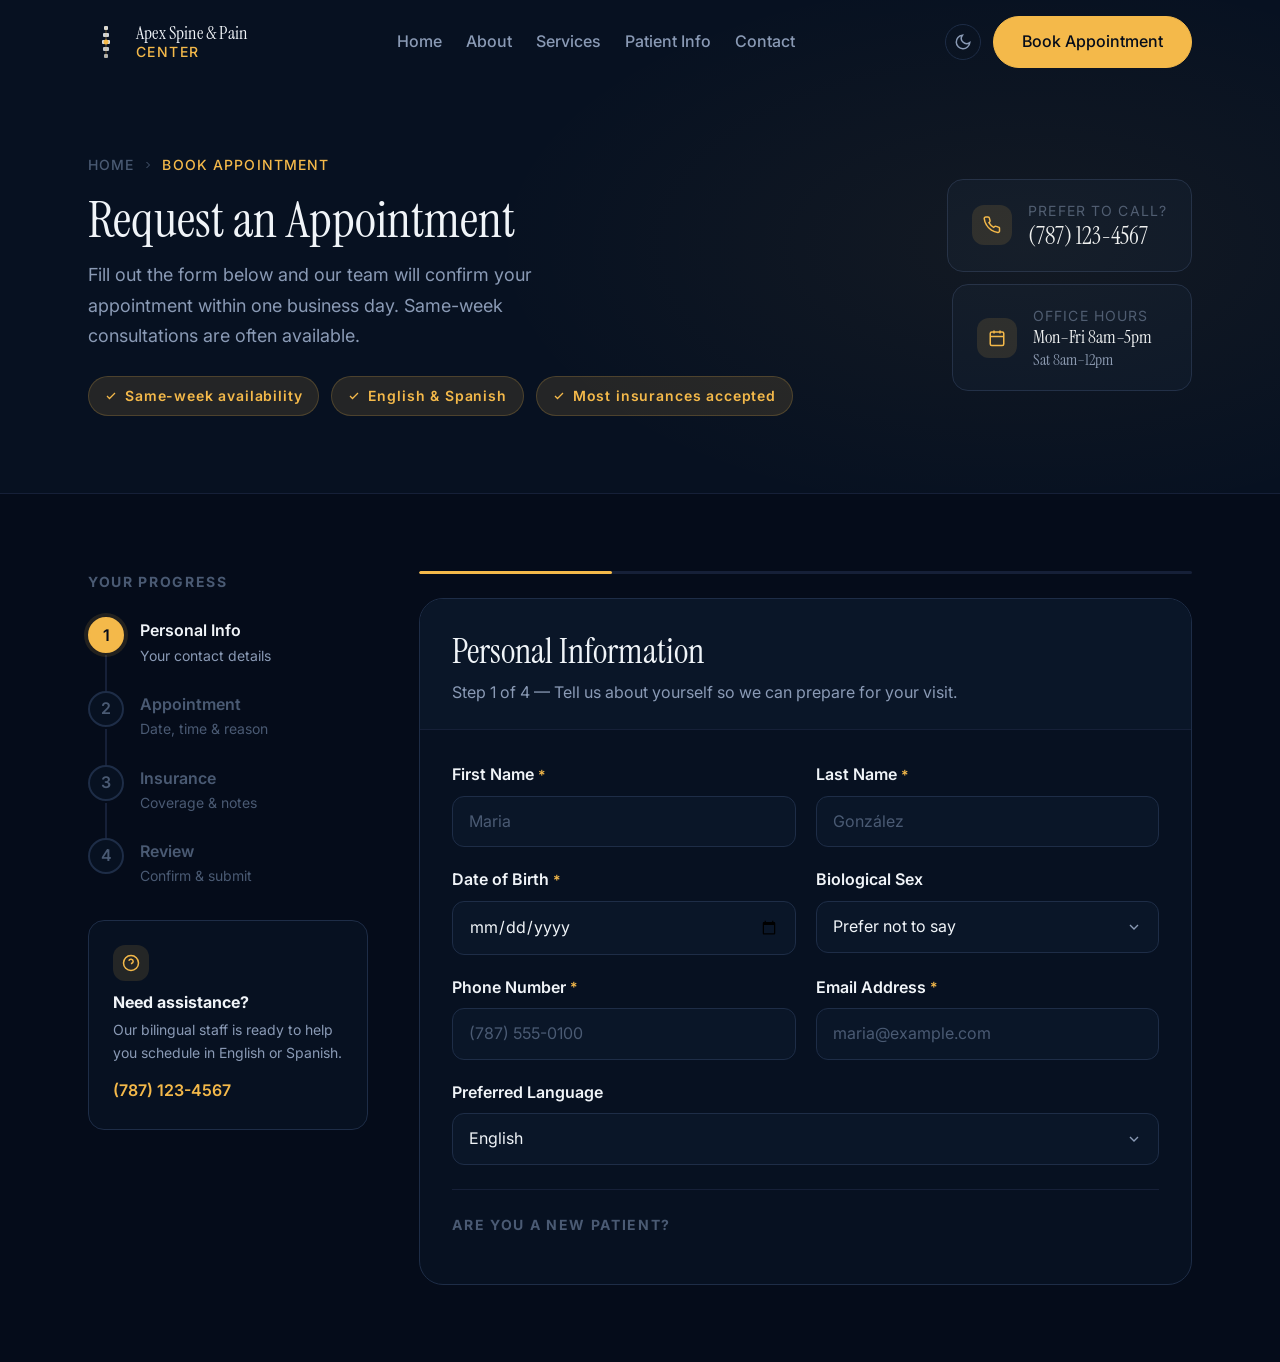
<file: appointments.html>
<!DOCTYPE html>
<html lang="en" data-theme="dark">
<head>
  <meta charset="UTF-8">
  <meta name="viewport" content="width=device-width, initial-scale=1.0">
  <meta name="description" content="Book an appointment at Apex Spine & Pain Center — Same-week consultations available in San Juan, Puerto Rico. Interventional pain management with compassionate care.">
  <title>Book Appointment | Apex Spine &amp; Pain Center</title>
  <link rel="preconnect" href="https://fonts.googleapis.com">
  <link rel="preconnect" href="https://fonts.gstatic.com" crossorigin>
  <link href="https://fonts.googleapis.com/css2?family=Instrument+Serif:ital@0;1&family=Inter:wght@300..700&display=swap" rel="stylesheet">
  <link rel="stylesheet" href="./assets/css/style.css">
  <style>
    /* ── Page Hero ── */
    .page-hero {
      padding-top: clamp(7rem, 12vw, 10rem);
      padding-bottom: clamp(var(--space-12), 6vw, var(--space-20));
      background: var(--color-surface);
      border-bottom: 1px solid var(--color-divider);
      position: relative;
      overflow: hidden;
    }
    .page-hero::before {
      content: '';
      position: absolute;
      inset: 0;
      background: radial-gradient(ellipse 60% 80% at 80% 50%, rgba(244,185,74,0.05) 0%, transparent 70%);
      pointer-events: none;
    }
    .page-hero-inner {
      max-width: var(--content-wide);
      margin-inline: auto;
      padding-inline: clamp(var(--space-4), 4vw, var(--space-12));
      display: grid;
      grid-template-columns: 1fr auto;
      align-items: center;
      gap: var(--space-8);
    }
    .page-hero-breadcrumb {
      display: flex;
      align-items: center;
      gap: var(--space-2);
      font-size: var(--text-xs);
      color: var(--color-text-faint);
      margin-bottom: var(--space-4);
      text-transform: uppercase;
      letter-spacing: 0.08em;
      font-weight: 500;
    }
    .page-hero-breadcrumb a { color: var(--color-text-faint); text-decoration: none; }
    .page-hero-breadcrumb a:hover { color: var(--color-primary); }
    .page-hero-breadcrumb span { color: var(--color-primary); }
    .page-hero h1 {
      font-family: var(--font-display);
      font-size: var(--text-2xl);
      line-height: 1.1;
      color: var(--color-text);
      margin-bottom: var(--space-3);
    }
    .page-hero p {
      font-size: var(--text-base);
      color: var(--color-text-muted);
      max-width: 48ch;
      line-height: 1.7;
    }
    .page-hero-badges {
      display: flex;
      gap: var(--space-3);
      margin-top: var(--space-6);
      flex-wrap: wrap;
    }
    .page-hero-badge {
      display: inline-flex;
      align-items: center;
      gap: var(--space-2);
      padding: var(--space-2) var(--space-4);
      background: var(--color-primary-highlight);
      border: 1px solid rgba(244,185,74,0.2);
      border-radius: var(--radius-full);
      font-size: var(--text-xs);
      font-weight: 600;
      color: var(--color-primary);
      letter-spacing: 0.06em;
    }
    .page-hero-badge svg { flex-shrink: 0; }
    .page-hero-side {
      display: flex;
      flex-direction: column;
      gap: var(--space-3);
      align-items: flex-end;
    }
    .page-hero-contact-card {
      background: var(--color-surface-2);
      border: 1px solid var(--color-border);
      border-radius: var(--radius-xl);
      padding: var(--space-5) var(--space-6);
      display: flex;
      align-items: center;
      gap: var(--space-4);
      min-width: 240px;
    }
    .page-hero-contact-icon {
      width: 40px;
      height: 40px;
      background: var(--color-primary-highlight);
      border-radius: var(--radius-lg);
      display: flex;
      align-items: center;
      justify-content: center;
      color: var(--color-primary);
      flex-shrink: 0;
    }
    .page-hero-contact-label { font-size: var(--text-xs); color: var(--color-text-faint); text-transform: uppercase; letter-spacing: 0.08em; }
    .page-hero-contact-value { font-family: var(--font-display); font-size: var(--text-lg); color: var(--color-text); line-height: 1.2; }
    .page-hero-contact-value a { color: inherit; text-decoration: none; }
    .page-hero-contact-value a:hover { color: var(--color-primary); }

    /* ── Stepper Progress ── */
    .appt-section {
      background: var(--color-bg);
      padding-block: clamp(var(--space-12), 6vw, var(--space-24));
    }
    .appt-layout {
      max-width: var(--content-wide);
      margin-inline: auto;
      padding-inline: clamp(var(--space-4), 4vw, var(--space-12));
      display: grid;
      grid-template-columns: 280px 1fr;
      gap: clamp(var(--space-8), 4vw, var(--space-16));
      align-items: start;
    }

    /* Sidebar Stepper */
    .stepper-sidebar {
      position: sticky;
      top: calc(var(--space-20) + var(--space-4));
    }
    .stepper-title {
      font-size: var(--text-xs);
      font-weight: 700;
      letter-spacing: 0.12em;
      text-transform: uppercase;
      color: var(--color-text-faint);
      margin-bottom: var(--space-6);
    }
    .stepper {
      display: flex;
      flex-direction: column;
      gap: 0;
    }
    .step-item {
      display: flex;
      align-items: flex-start;
      gap: var(--space-4);
      position: relative;
      padding-bottom: var(--space-6);
    }
    .step-item:last-child { padding-bottom: 0; }
    .step-item:not(:last-child)::after {
      content: '';
      position: absolute;
      left: 17px;
      top: 38px;
      bottom: 0;
      width: 2px;
      background: var(--color-divider);
      transition: background var(--transition-slow);
    }
    .step-item.completed::after { background: var(--color-primary); }
    .step-num {
      width: 36px;
      height: 36px;
      border-radius: var(--radius-full);
      border: 2px solid var(--color-border);
      display: flex;
      align-items: center;
      justify-content: center;
      font-size: var(--text-sm);
      font-weight: 600;
      color: var(--color-text-faint);
      background: var(--color-surface);
      flex-shrink: 0;
      transition: all var(--transition-interactive);
      position: relative;
      z-index: 1;
    }
    .step-item.active .step-num {
      border-color: var(--color-primary);
      background: var(--color-primary);
      color: var(--color-text-inverse);
      box-shadow: 0 0 0 4px var(--color-primary-highlight);
    }
    .step-item.completed .step-num {
      border-color: var(--color-primary);
      background: var(--color-primary);
      color: var(--color-text-inverse);
    }
    .step-info { padding-top: var(--space-1); }
    .step-label {
      font-size: var(--text-sm);
      font-weight: 600;
      color: var(--color-text-faint);
      line-height: 1.2;
      transition: color var(--transition-interactive);
    }
    .step-item.active .step-label, .step-item.completed .step-label { color: var(--color-text); }
    .step-desc {
      font-size: var(--text-xs);
      color: var(--color-text-faint);
      margin-top: var(--space-1);
    }
    .step-item.active .step-desc { color: var(--color-text-muted); }

    /* Help card */
    .help-card {
      background: var(--color-surface);
      border: 1px solid var(--color-border);
      border-radius: var(--radius-xl);
      padding: var(--space-6);
      margin-top: var(--space-8);
    }
    .help-card-icon {
      width: 36px; height: 36px;
      background: var(--color-primary-highlight);
      border-radius: var(--radius-lg);
      display: flex; align-items: center; justify-content: center;
      color: var(--color-primary);
      margin-bottom: var(--space-3);
    }
    .help-card h4 {
      font-family: var(--font-body);
      font-size: var(--text-sm);
      font-weight: 700;
      color: var(--color-text);
      margin-bottom: var(--space-2);
    }
    .help-card p {
      font-size: var(--text-xs);
      color: var(--color-text-muted);
      line-height: 1.6;
      margin-bottom: var(--space-3);
    }
    .help-card a {
      font-size: var(--text-sm);
      color: var(--color-primary);
      font-weight: 600;
      text-decoration: none;
    }
    .help-card a:hover { text-decoration: underline; }

    /* ── Form Card ── */
    .form-card {
      background: var(--color-surface);
      border: 1px solid var(--color-border);
      border-radius: var(--radius-2xl);
      overflow: hidden;
    }
    .form-card-header {
      padding: var(--space-8) var(--space-8) var(--space-6);
      border-bottom: 1px solid var(--color-divider);
      background: var(--color-surface-2);
    }
    .form-card-header h2 {
      font-family: var(--font-display);
      font-size: var(--text-xl);
      color: var(--color-text);
      margin-bottom: var(--space-2);
    }
    .form-card-header p {
      font-size: var(--text-sm);
      color: var(--color-text-muted);
    }
    .form-card-body { padding: var(--space-8); }
    .form-card-footer {
      padding: var(--space-6) var(--space-8);
      border-top: 1px solid var(--color-divider);
      background: var(--color-surface-2);
      display: flex;
      justify-content: space-between;
      align-items: center;
      gap: var(--space-4);
      flex-wrap: wrap;
    }

    /* Step Panels */
    .step-panel { display: none; }
    .step-panel.active { display: block; }

    /* ── Form Elements ── */
    .form-grid {
      display: grid;
      gap: var(--space-5);
    }
    .form-grid-2 { grid-template-columns: 1fr 1fr; }
    .form-grid-3 { grid-template-columns: 1fr 1fr 1fr; }
    .span-2 { grid-column: span 2; }

    .form-group { display: flex; flex-direction: column; gap: var(--space-2); }
    .form-label {
      font-size: var(--text-sm);
      font-weight: 600;
      color: var(--color-text);
      display: flex;
      align-items: center;
      gap: var(--space-1);
    }
    .form-label .required { color: var(--color-primary); font-size: var(--text-xs); }

    .form-input, .form-select, .form-textarea {
      width: 100%;
      padding: 0.75rem var(--space-4);
      background: var(--color-surface-2);
      border: 1.5px solid var(--color-border);
      border-radius: var(--radius-lg);
      font-size: var(--text-sm);
      color: var(--color-text);
      transition: all var(--transition-interactive);
      appearance: none;
      -webkit-appearance: none;
    }
    .form-input:focus, .form-select:focus, .form-textarea:focus {
      outline: none;
      border-color: var(--color-primary);
      box-shadow: 0 0 0 3px var(--color-primary-highlight);
    }
    .form-input::placeholder, .form-textarea::placeholder { color: var(--color-text-faint); }
    .form-textarea { resize: vertical; min-height: 100px; line-height: 1.6; }
    .form-select {
      background-image: url("data:image/svg+xml,%3Csvg xmlns='http://www.w3.org/2000/svg' width='16' height='16' viewBox='0 0 24 24' fill='none' stroke='%238a9ab5' stroke-width='2'%3E%3Cpolyline points='6 9 12 15 18 9'/%3E%3C/svg%3E");
      background-repeat: no-repeat;
      background-position: right var(--space-4) center;
      padding-right: var(--space-10);
    }
    .form-hint {
      font-size: var(--text-xs);
      color: var(--color-text-faint);
    }
    .form-error {
      font-size: var(--text-xs);
      color: var(--color-error);
      display: none;
    }
    .form-group.has-error .form-input,
    .form-group.has-error .form-select,
    .form-group.has-error .form-textarea {
      border-color: var(--color-error);
    }
    .form-group.has-error .form-error { display: block; }

    /* Radio / Checkbox cards */
    .radio-card-group {
      display: grid;
      gap: var(--space-3);
    }
    .radio-card-group-2 { grid-template-columns: 1fr 1fr; }
    .radio-card-group-3 { grid-template-columns: repeat(3, 1fr); }

    .radio-card {
      position: relative;
    }
    .radio-card input[type="radio"],
    .radio-card input[type="checkbox"] {
      position: absolute;
      opacity: 0;
      pointer-events: none;
    }
    .radio-card label {
      display: flex;
      align-items: flex-start;
      gap: var(--space-3);
      padding: var(--space-4) var(--space-5);
      background: var(--color-surface-2);
      border: 1.5px solid var(--color-border);
      border-radius: var(--radius-lg);
      cursor: pointer;
      transition: all var(--transition-interactive);
      font-size: var(--text-sm);
      color: var(--color-text-muted);
      line-height: 1.4;
    }
    .radio-card label:hover {
      border-color: rgba(244,185,74,0.4);
      color: var(--color-text);
    }
    .radio-card input:checked + label {
      border-color: var(--color-primary);
      background: var(--color-primary-highlight);
      color: var(--color-text);
    }
    .radio-card-icon {
      color: var(--color-text-faint);
      flex-shrink: 0;
      margin-top: 2px;
      transition: color var(--transition-interactive);
    }
    .radio-card input:checked + label .radio-card-icon { color: var(--color-primary); }
    .radio-card-content strong { display: block; font-weight: 600; color: var(--color-text); }
    .radio-card-content span { font-size: var(--text-xs); color: var(--color-text-faint); }

    /* Date + Time Grid */
    .time-slots {
      display: grid;
      grid-template-columns: repeat(auto-fill, minmax(100px, 1fr));
      gap: var(--space-2);
    }
    .time-slot {
      position: relative;
    }
    .time-slot input[type="radio"] { position: absolute; opacity: 0; pointer-events: none; }
    .time-slot label {
      display: flex;
      align-items: center;
      justify-content: center;
      padding: var(--space-3);
      background: var(--color-surface-2);
      border: 1.5px solid var(--color-border);
      border-radius: var(--radius-md);
      font-size: var(--text-sm);
      color: var(--color-text-muted);
      cursor: pointer;
      transition: all var(--transition-interactive);
      font-weight: 500;
    }
    .time-slot label:hover { border-color: rgba(244,185,74,0.4); color: var(--color-text); }
    .time-slot input:checked + label {
      border-color: var(--color-primary);
      background: var(--color-primary-highlight);
      color: var(--color-primary);
      font-weight: 700;
    }
    .time-slot.unavailable label {
      opacity: 0.35;
      cursor: not-allowed;
      pointer-events: none;
    }
    .slots-label {
      font-size: var(--text-xs);
      font-weight: 600;
      text-transform: uppercase;
      letter-spacing: 0.08em;
      color: var(--color-text-faint);
      margin-bottom: var(--space-2);
    }

    /* Section divider within form */
    .form-divider {
      border: none;
      border-top: 1px solid var(--color-divider);
      margin-block: var(--space-6);
    }
    .form-section-title {
      font-family: var(--font-body);
      font-size: var(--text-xs);
      font-weight: 700;
      text-transform: uppercase;
      letter-spacing: 0.12em;
      color: var(--color-text-faint);
      margin-bottom: var(--space-4);
    }

    /* Review block */
    .review-grid {
      display: grid;
      gap: var(--space-4);
    }
    .review-block {
      background: var(--color-surface-2);
      border: 1px solid var(--color-border);
      border-radius: var(--radius-lg);
      padding: var(--space-5) var(--space-6);
    }
    .review-block-label {
      font-size: var(--text-xs);
      font-weight: 700;
      text-transform: uppercase;
      letter-spacing: 0.1em;
      color: var(--color-text-faint);
      margin-bottom: var(--space-3);
    }
    .review-row {
      display: flex;
      justify-content: space-between;
      align-items: baseline;
      gap: var(--space-4);
      padding-block: var(--space-2);
      border-bottom: 1px solid var(--color-divider);
    }
    .review-row:last-child { border-bottom: none; }
    .review-row-key {
      font-size: var(--text-sm);
      color: var(--color-text-muted);
    }
    .review-row-val {
      font-size: var(--text-sm);
      font-weight: 600;
      color: var(--color-text);
      text-align: right;
    }
    .review-edit-btn {
      font-size: var(--text-xs);
      color: var(--color-primary);
      font-weight: 600;
      text-decoration: none;
      cursor: pointer;
      background: none;
      border: none;
      padding: 0;
      margin-top: var(--space-3);
      display: inline-flex;
      align-items: center;
      gap: var(--space-1);
    }
    .review-edit-btn:hover { text-decoration: underline; }

    /* Consent checkbox */
    .consent-group {
      display: flex;
      gap: var(--space-3);
      align-items: flex-start;
      padding: var(--space-5);
      background: var(--color-surface-2);
      border: 1.5px solid var(--color-border);
      border-radius: var(--radius-lg);
      transition: border-color var(--transition-interactive);
    }
    .consent-group:has(input:checked) { border-color: var(--color-primary); }
    .consent-group input[type="checkbox"] {
      width: 18px;
      height: 18px;
      flex-shrink: 0;
      margin-top: 2px;
      accent-color: var(--color-primary);
    }
    .consent-group label {
      font-size: var(--text-sm);
      color: var(--color-text-muted);
      line-height: 1.6;
    }
    .consent-group label a { color: var(--color-primary); }

    /* Success screen */
    .success-screen {
      display: none;
      text-align: center;
      padding: var(--space-16) var(--space-8);
      background: var(--color-surface);
      border: 1px solid var(--color-border);
      border-radius: var(--radius-2xl);
    }
    .success-screen.visible { display: block; }
    .success-icon {
      width: 72px;
      height: 72px;
      border-radius: var(--radius-full);
      background: var(--color-primary-highlight);
      display: flex;
      align-items: center;
      justify-content: center;
      margin-inline: auto;
      margin-bottom: var(--space-6);
      color: var(--color-primary);
    }
    .success-screen h2 {
      font-family: var(--font-display);
      font-size: var(--text-2xl);
      color: var(--color-text);
      margin-bottom: var(--space-4);
    }
    .success-screen p {
      font-size: var(--text-base);
      color: var(--color-text-muted);
      max-width: 44ch;
      margin-inline: auto;
      line-height: 1.7;
      margin-bottom: var(--space-4);
    }
    .success-ref {
      display: inline-block;
      padding: var(--space-2) var(--space-5);
      background: var(--color-primary-highlight);
      border: 1px solid rgba(244,185,74,0.25);
      border-radius: var(--radius-full);
      font-size: var(--text-sm);
      font-weight: 700;
      color: var(--color-primary);
      letter-spacing: 0.08em;
      margin-bottom: var(--space-8);
    }
    .success-actions { display: flex; gap: var(--space-3); justify-content: center; flex-wrap: wrap; }
    .success-steps {
      display: grid;
      grid-template-columns: repeat(3, 1fr);
      gap: var(--space-4);
      margin: var(--space-10) 0;
      text-align: left;
    }
    .success-step {
      background: var(--color-surface-2);
      border: 1px solid var(--color-border);
      border-radius: var(--radius-lg);
      padding: var(--space-5);
    }
    .success-step-num {
      width: 28px; height: 28px;
      border-radius: var(--radius-full);
      background: var(--color-primary);
      color: var(--color-text-inverse);
      display: flex; align-items: center; justify-content: center;
      font-size: var(--text-xs); font-weight: 700;
      margin-bottom: var(--space-3);
    }
    .success-step h4 {
      font-family: var(--font-body);
      font-size: var(--text-sm);
      font-weight: 700;
      color: var(--color-text);
      margin-bottom: var(--space-1);
    }
    .success-step p {
      font-size: var(--text-xs);
      color: var(--color-text-muted);
      margin: 0;
      max-width: none;
    }

    /* Progress bar */
    .progress-bar-track {
      height: 3px;
      background: var(--color-divider);
      border-radius: var(--radius-full);
      overflow: hidden;
      margin-bottom: var(--space-6);
    }
    .progress-bar-fill {
      height: 100%;
      background: var(--color-primary);
      border-radius: var(--radius-full);
      transition: width 400ms cubic-bezier(0.16, 1, 0.3, 1);
    }

    /* Insurance logos row */
    .insurance-section { background: var(--color-surface-offset); }
    .insurance-section .container--default { padding-block: var(--space-12); }
    .insurance-note {
      text-align: center;
      margin-bottom: var(--space-8);
    }
    .insurance-note .section-label { display: block; margin-bottom: var(--space-2); }
    .insurance-note p { font-size: var(--text-sm); color: var(--color-text-muted); margin-inline: auto; }

    /* Responsive */
    @media (max-width: 900px) {
      .appt-layout {
        grid-template-columns: 1fr;
      }
      .stepper-sidebar { position: static; }
      .stepper { flex-direction: row; justify-content: space-between; }
      .step-item { flex-direction: column; align-items: center; text-align: center; flex: 1; padding-bottom: 0; }
      .step-item:not(:last-child)::after {
        top: 18px;
        left: calc(50% + 18px);
        right: calc(-50% + 18px);
        bottom: auto;
        width: auto;
        height: 2px;
      }
      .step-desc { display: none; }
      .help-card { display: none; }
      .page-hero-inner { grid-template-columns: 1fr; }
      .page-hero-side { align-items: flex-start; }
    }
    @media (max-width: 640px) {
      .form-grid-2, .form-grid-3 { grid-template-columns: 1fr; }
      .span-2 { grid-column: span 1; }
      .radio-card-group-2, .radio-card-group-3 { grid-template-columns: 1fr; }
      .form-card-body { padding: var(--space-5); }
      .form-card-header { padding: var(--space-5); }
      .form-card-footer { padding: var(--space-4) var(--space-5); flex-direction: column-reverse; }
      .form-card-footer .btn { width: 100%; justify-content: center; }
      .success-steps { grid-template-columns: 1fr; }
      .stepper { display: none; }
      .page-hero-badges { gap: var(--space-2); }
    }
  </style>
</head>
<body>

<!-- ── Skip Link ── -->
<a href="#main" class="sr-only" style="position:absolute;top:0;left:0;z-index:9999;padding:var(--space-3) var(--space-6);background:var(--color-primary);color:var(--color-text-inverse);border-radius:0 0 var(--radius-md) 0;" onfocus="this.style.position='fixed'" onblur="this.style.position='absolute'">Skip to content</a>

<!-- ════════════════════════════════════════
     NAVIGATION
════════════════════════════════════════ -->
<header class="site-nav" id="site-nav" role="banner">
  <div class="nav-inner">
    <a href="./index.html" class="nav-logo" aria-label="Apex Spine &amp; Pain Center — Home">
      <div class="nav-logo-mark">
        <svg viewBox="0 0 36 36" fill="none" xmlns="http://www.w3.org/2000/svg" aria-hidden="true">
          <rect x="16" y="2" width="4" height="4" rx="1" fill="currentColor" opacity="0.9"/>
          <rect x="15" y="9" width="6" height="4" rx="1" fill="currentColor" opacity="0.85"/>
          <rect x="14" y="16" width="8" height="4" rx="1" fill="currentColor" opacity="0.9"/>
          <rect x="15" y="23" width="6" height="4" rx="1" fill="currentColor" opacity="0.8"/>
          <rect x="16" y="30" width="4" height="4" rx="1" fill="currentColor" opacity="0.7"/>
          <rect x="17.5" y="2" width="1" height="32" rx="0.5" fill="var(--color-primary)" opacity="0.4"/>
          <circle cx="18" cy="18" r="2.5" fill="var(--color-primary)"/>
        </svg>
      </div>
      <div class="nav-logo-text">
        <span class="nav-logo-name">Apex Spine &amp; Pain</span>
        <span class="nav-logo-sub">Center</span>
      </div>
    </a>
    <nav aria-label="Primary navigation">
      <ul class="nav-links">
        <li><a href="./index.html">Home</a></li>
        <li><a href="./about.html">About</a></li>
        <li><a href="./services.html">Services</a></li>
        <li><a href="./patient-info.html">Patient Info</a></li>
        <li><a href="./contact.html">Contact</a></li>
      </ul>
    </nav>
    <div class="nav-actions">
      <button class="theme-toggle" data-theme-toggle aria-label="Switch to light mode">
        <svg width="18" height="18" viewBox="0 0 24 24" fill="none" stroke="currentColor" stroke-width="2" aria-hidden="true"><path d="M21 12.79A9 9 0 1 1 11.21 3 7 7 0 0 0 21 12.79z"/></svg>
      </button>
      <a href="./appointments.html" class="btn btn-primary">Book Appointment</a>
    </div>
    <button class="nav-mobile-toggle" aria-label="Open menu" aria-expanded="false" aria-controls="mobile-menu">
      <span></span><span></span><span></span>
    </button>
  </div>
  <nav class="nav-mobile-menu" id="mobile-menu" aria-label="Mobile navigation">
    <a href="./index.html">Home</a>
    <a href="./about.html">About</a>
    <a href="./services.html">Services</a>
    <a href="./patient-info.html">Patient Info</a>
    <a href="./contact.html">Contact</a>
    <a href="./appointments.html" class="btn btn-primary">Book Appointment</a>
  </nav>
</header>

<!-- ════════════════════════════════════════
     MAIN
════════════════════════════════════════ -->
<main id="main">

<!-- ── Page Hero ── -->
<section class="page-hero" aria-labelledby="page-title">
  <div class="page-hero-inner">
    <div>
      <div class="page-hero-breadcrumb" aria-label="Breadcrumb">
        <a href="./index.html">Home</a>
        <svg width="12" height="12" viewBox="0 0 24 24" fill="none" stroke="currentColor" stroke-width="2" aria-hidden="true"><polyline points="9 18 15 12 9 6"/></svg>
        <span>Book Appointment</span>
      </div>
      <h1 id="page-title">Request an Appointment</h1>
      <p>Fill out the form below and our team will confirm your appointment within one business day. Same-week consultations are often available.</p>
      <div class="page-hero-badges">
        <div class="page-hero-badge">
          <svg width="12" height="12" viewBox="0 0 24 24" fill="none" stroke="currentColor" stroke-width="2.5" aria-hidden="true"><polyline points="20 6 9 17 4 12"/></svg>
          Same-week availability
        </div>
        <div class="page-hero-badge">
          <svg width="12" height="12" viewBox="0 0 24 24" fill="none" stroke="currentColor" stroke-width="2.5" aria-hidden="true"><polyline points="20 6 9 17 4 12"/></svg>
          English &amp; Spanish
        </div>
        <div class="page-hero-badge">
          <svg width="12" height="12" viewBox="0 0 24 24" fill="none" stroke="currentColor" stroke-width="2.5" aria-hidden="true"><polyline points="20 6 9 17 4 12"/></svg>
          Most insurances accepted
        </div>
      </div>
    </div>
    <div class="page-hero-side">
      <div class="page-hero-contact-card">
        <div class="page-hero-contact-icon">
          <svg width="18" height="18" viewBox="0 0 24 24" fill="none" stroke="currentColor" stroke-width="2" aria-hidden="true"><path d="M22 16.92v3a2 2 0 0 1-2.18 2 19.79 19.79 0 0 1-8.63-3.07A19.5 19.5 0 0 1 4.69 12a19.79 19.79 0 0 1-3.07-8.67A2 2 0 0 1 3.6 1.27h3a2 2 0 0 1 2 1.72c.127.96.361 1.903.7 2.81a2 2 0 0 1-.45 2.11L7.91 8.96a16 16 0 0 0 6.29 6.29l.95-.95a2 2 0 0 1 2.11-.45c.907.339 1.85.573 2.81.7A2 2 0 0 1 22 16.92z"/></svg>
        </div>
        <div>
          <div class="page-hero-contact-label">Prefer to call?</div>
          <div class="page-hero-contact-value"><a href="tel:+17871234567">(787) 123-4567</a></div>
        </div>
      </div>
      <div class="page-hero-contact-card">
        <div class="page-hero-contact-icon">
          <svg width="18" height="18" viewBox="0 0 24 24" fill="none" stroke="currentColor" stroke-width="2" aria-hidden="true"><rect x="3" y="4" width="18" height="18" rx="2"/><line x1="16" y1="2" x2="16" y2="6"/><line x1="8" y1="2" x2="8" y2="6"/><line x1="3" y1="10" x2="21" y2="10"/></svg>
        </div>
        <div>
          <div class="page-hero-contact-label">Office Hours</div>
          <div class="page-hero-contact-value" style="font-size:var(--text-base)">Mon–Fri 8am–5pm<br><span style="font-size:var(--text-sm);color:var(--color-text-muted)">Sat 8am–12pm</span></div>
        </div>
      </div>
    </div>
  </div>
</section>

<!-- ── Appointment Form ── -->
<section class="appt-section" aria-label="Appointment booking form">
  <div class="appt-layout">

    <!-- Sidebar Stepper -->
    <aside class="stepper-sidebar" aria-label="Form progress">
      <p class="stepper-title">Your Progress</p>
      <ol class="stepper" id="stepper">
        <li class="step-item active" data-step="1">
          <div class="step-num" aria-current="step">1</div>
          <div class="step-info">
            <div class="step-label">Personal Info</div>
            <div class="step-desc">Your contact details</div>
          </div>
        </li>
        <li class="step-item" data-step="2">
          <div class="step-num">2</div>
          <div class="step-info">
            <div class="step-label">Appointment</div>
            <div class="step-desc">Date, time &amp; reason</div>
          </div>
        </li>
        <li class="step-item" data-step="3">
          <div class="step-num">3</div>
          <div class="step-info">
            <div class="step-label">Insurance</div>
            <div class="step-desc">Coverage &amp; notes</div>
          </div>
        </li>
        <li class="step-item" data-step="4">
          <div class="step-num">4</div>
          <div class="step-info">
            <div class="step-label">Review</div>
            <div class="step-desc">Confirm &amp; submit</div>
          </div>
        </li>
      </ol>

      <div class="help-card" role="complementary" aria-label="Need help?">
        <div class="help-card-icon">
          <svg width="18" height="18" viewBox="0 0 24 24" fill="none" stroke="currentColor" stroke-width="2" aria-hidden="true"><circle cx="12" cy="12" r="10"/><path d="M9.09 9a3 3 0 0 1 5.83 1c0 2-3 3-3 3"/><line x1="12" y1="17" x2="12.01" y2="17"/></svg>
        </div>
        <h4>Need assistance?</h4>
        <p>Our bilingual staff is ready to help you schedule in English or Spanish.</p>
        <a href="tel:+17871234567">(787) 123-4567</a>
      </div>
    </aside>

    <!-- Form Panel -->
    <div id="form-wrapper">

      <!-- Progress bar (mobile) -->
      <div class="progress-bar-track" aria-hidden="true">
        <div class="progress-bar-fill" id="progress-bar" style="width:25%"></div>
      </div>

      <form id="appt-form" novalidate>

        <!-- ══ STEP 1: Personal Info ══ -->
        <div class="form-card" id="step-panel-1" role="group" aria-labelledby="step1-title">
          <div class="form-card-header">
            <h2 id="step1-title">Personal Information</h2>
            <p>Step 1 of 4 — Tell us about yourself so we can prepare for your visit.</p>
          </div>
          <div class="form-card-body">
            <div class="form-grid form-grid-2">
              <div class="form-group" id="fg-first">
                <label class="form-label" for="first-name">First Name <span class="required" aria-hidden="true">*</span></label>
                <input type="text" id="first-name" name="first_name" class="form-input" placeholder="Maria" autocomplete="given-name" required>
                <span class="form-error" id="err-first">First name is required.</span>
              </div>
              <div class="form-group" id="fg-last">
                <label class="form-label" for="last-name">Last Name <span class="required" aria-hidden="true">*</span></label>
                <input type="text" id="last-name" name="last_name" class="form-input" placeholder="González" autocomplete="family-name" required>
                <span class="form-error" id="err-last">Last name is required.</span>
              </div>
              <div class="form-group" id="fg-dob">
                <label class="form-label" for="dob">Date of Birth <span class="required" aria-hidden="true">*</span></label>
                <input type="date" id="dob" name="dob" class="form-input" required>
                <span class="form-error" id="err-dob">Date of birth is required.</span>
              </div>
              <div class="form-group">
                <label class="form-label" for="sex">Biological Sex</label>
                <select id="sex" name="sex" class="form-select">
                  <option value="">Prefer not to say</option>
                  <option value="female">Female</option>
                  <option value="male">Male</option>
                  <option value="other">Other / Non-binary</option>
                </select>
              </div>
              <div class="form-group" id="fg-phone">
                <label class="form-label" for="phone">Phone Number <span class="required" aria-hidden="true">*</span></label>
                <input type="tel" id="phone" name="phone" class="form-input" placeholder="(787) 555-0100" autocomplete="tel" required>
                <span class="form-error" id="err-phone">A valid phone number is required.</span>
              </div>
              <div class="form-group" id="fg-email">
                <label class="form-label" for="email">Email Address <span class="required" aria-hidden="true">*</span></label>
                <input type="email" id="email" name="email" class="form-input" placeholder="maria@example.com" autocomplete="email" required>
                <span class="form-error" id="err-email">A valid email address is required.</span>
              </div>
              <div class="form-group span-2">
                <label class="form-label" for="preferred-lang">Preferred Language</label>
                <select id="preferred-lang" name="preferred_language" class="form-select">
                  <option value="english">English</option>
                  <option value="spanish">Spanish / Español</option>
                  <option value="both">Both / Ambos</option>
                </select>
              </div>
            </div>

            <hr class="form-divider">
            <p class="form-section-title">Are you a new patient?</p>

            <div class="radio-card-group radio-card-group-2"
</file>
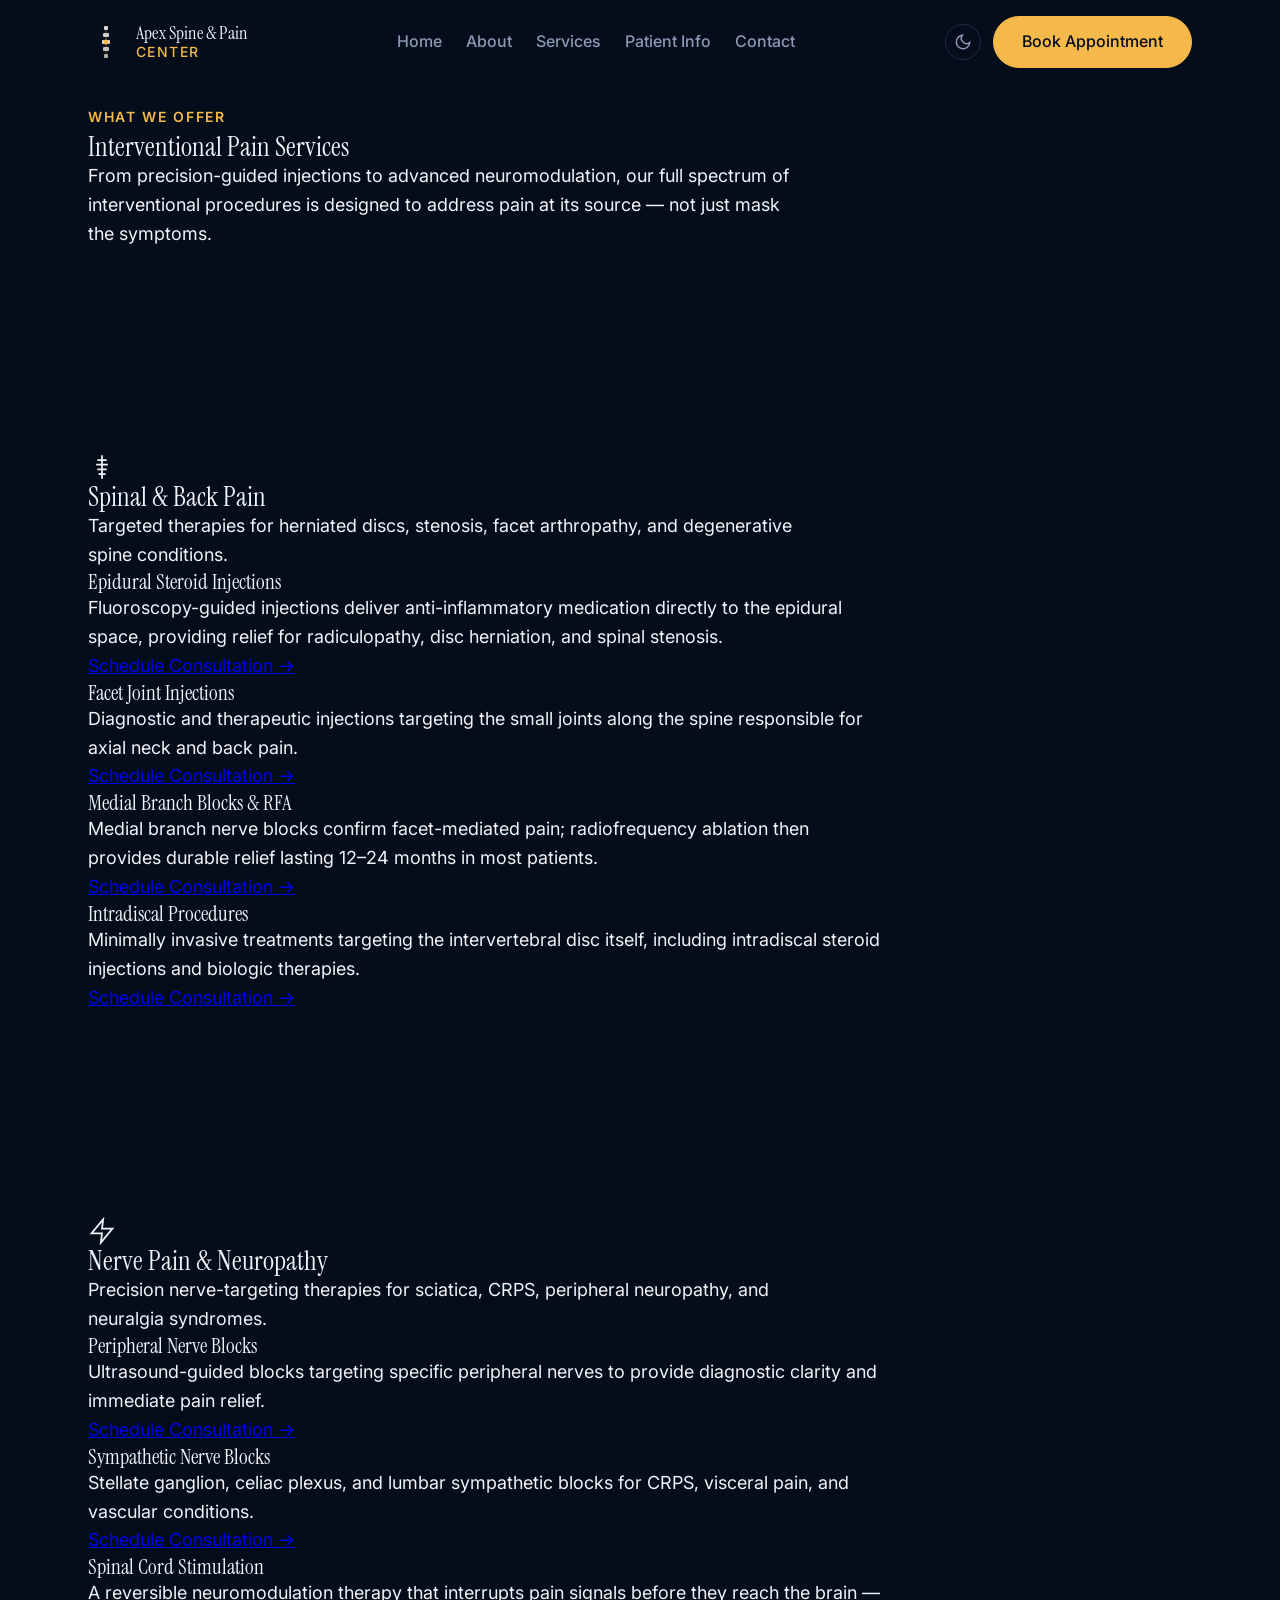
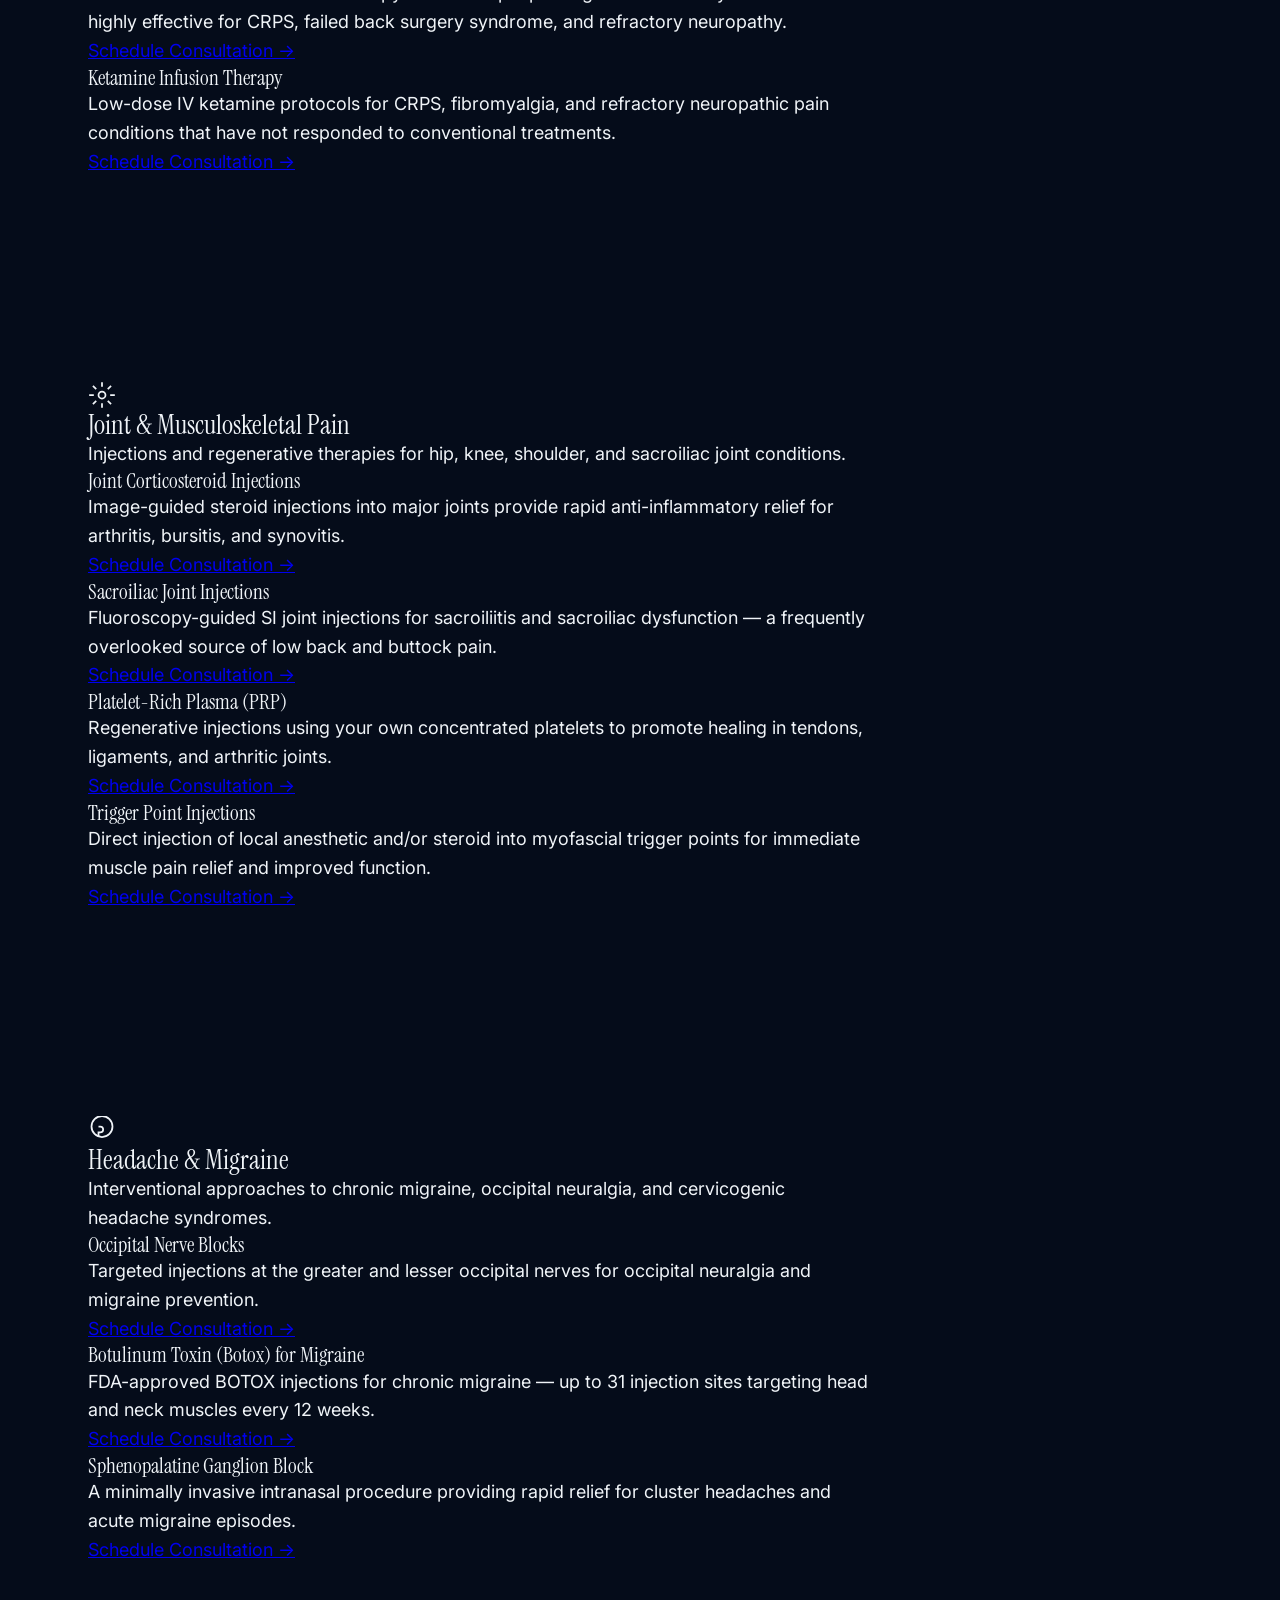
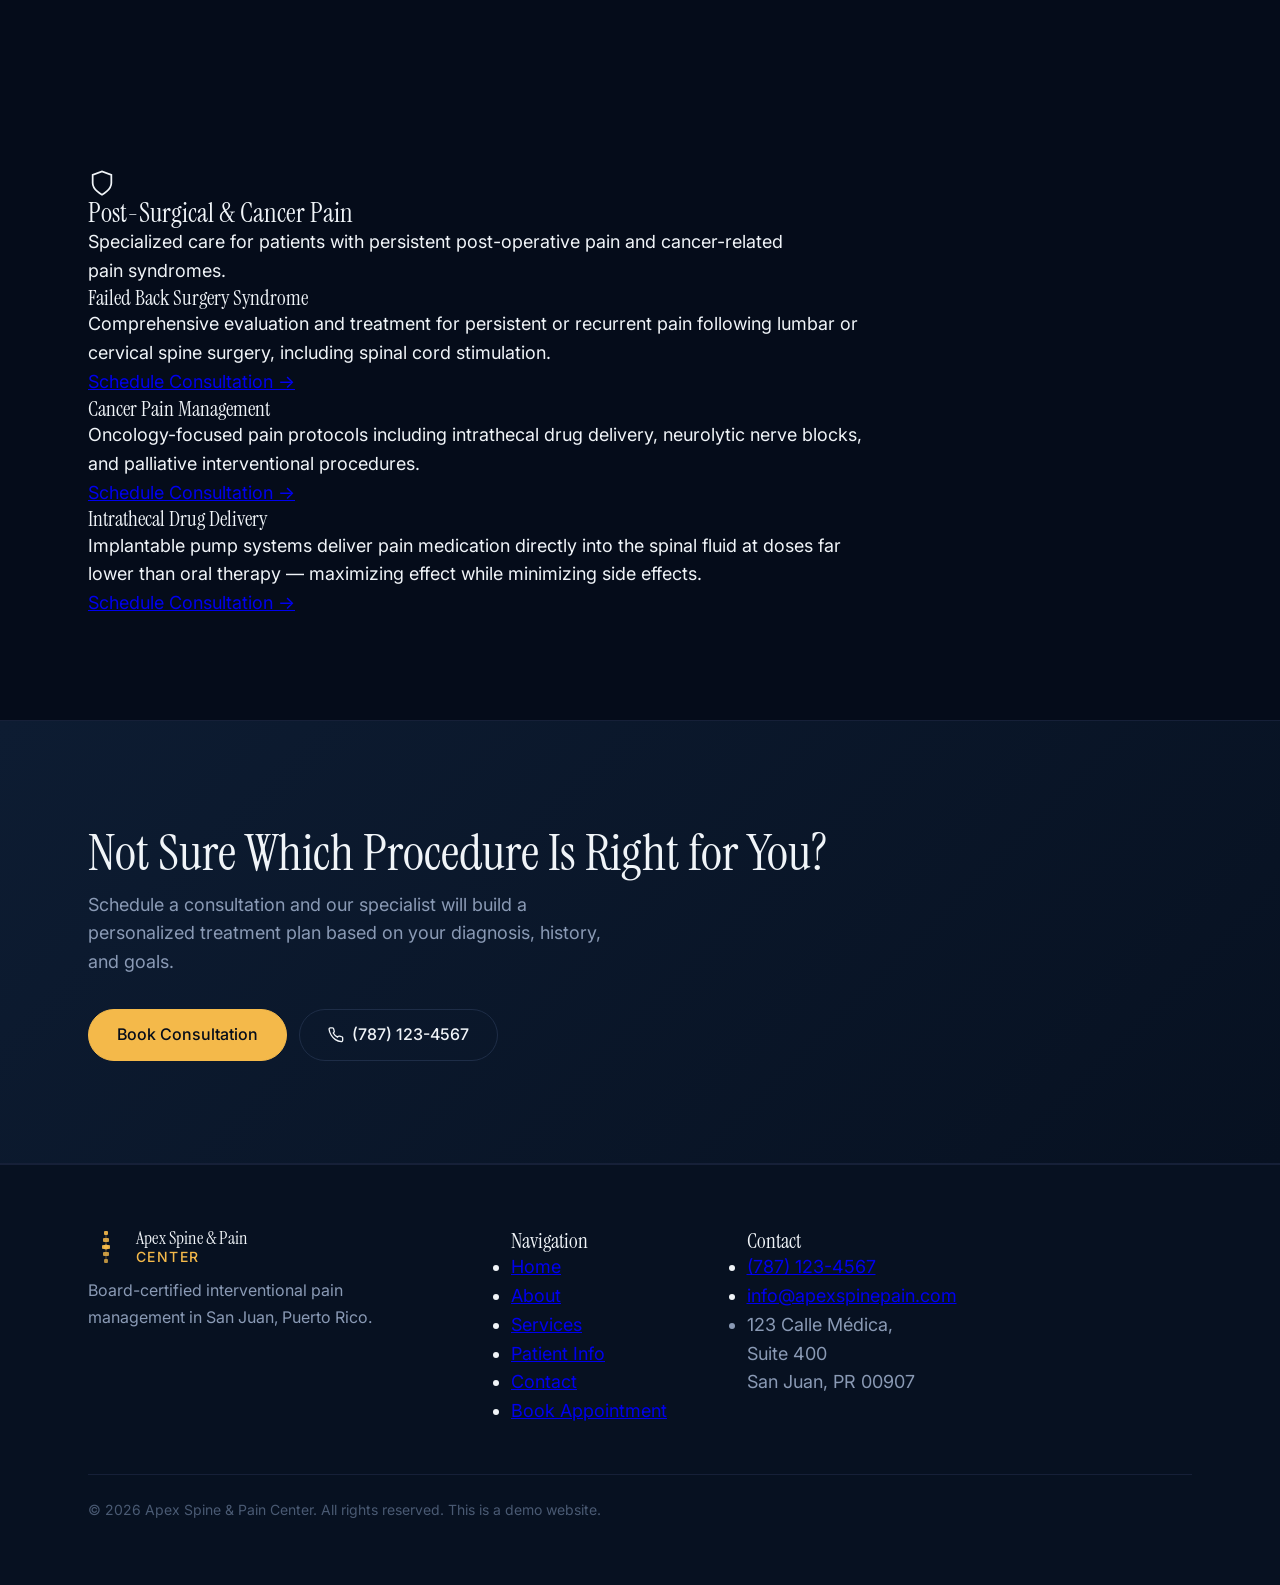
<file: services.html>
<!DOCTYPE html>
<html lang="en" data-theme="dark">
<head>
  <meta charset="UTF-8">
  <meta name="viewport" content="width=device-width, initial-scale=1.0">
  <meta name="description" content="Apex Spine & Pain Center — Services. Interventional pain procedures including epidural injections, nerve blocks, spinal cord stimulation, and more in San Juan, PR.">
  <title>Services | Apex Spine &amp; Pain Center</title>
  <link rel="preconnect" href="https://fonts.googleapis.com">
  <link rel="preconnect" href="https://fonts.gstatic.com" crossorigin>
  <link href="https://fonts.googleapis.com/css2?family=Instrument+Serif:ital@0;1&family=Inter:wght@300..700&display=swap" rel="stylesheet">
  <link rel="stylesheet" href="./assets/css/style.css">
</head>
<body>

<a href="#main" class="sr-only" style="position:absolute;top:0;left:0;z-index:9999;padding:var(--space-3) var(--space-6);background:var(--color-primary);color:var(--color-text-inverse);border-radius:0 0 var(--radius-md) 0;" onfocus="this.style.position='fixed'" onblur="this.style.position='absolute'">Skip to content</a>

<header class="site-nav" id="site-nav" role="banner">
  <div class="nav-inner">
    <a href="./index.html" class="nav-logo" aria-label="Apex Spine &amp; Pain Center — Home">
      <div class="nav-logo-mark">
        <svg viewBox="0 0 36 36" fill="none" xmlns="http://www.w3.org/2000/svg" aria-hidden="true">
          <rect x="16" y="2" width="4" height="4" rx="1" fill="currentColor" opacity="0.9"/>
          <rect x="15" y="9" width="6" height="4" rx="1" fill="currentColor" opacity="0.85"/>
          <rect x="14" y="16" width="8" height="4" rx="1" fill="currentColor" opacity="0.9"/>
          <rect x="15" y="23" width="6" height="4" rx="1" fill="currentColor" opacity="0.8"/>
          <rect x="16" y="30" width="4" height="4" rx="1" fill="currentColor" opacity="0.7"/>
          <rect x="17.5" y="2" width="1" height="32" rx="0.5" fill="var(--color-primary)" opacity="0.4"/>
          <circle cx="18" cy="18" r="2.5" fill="var(--color-primary)"/>
        </svg>
      </div>
      <div class="nav-logo-text">
        <span class="nav-logo-name">Apex Spine &amp; Pain</span>
        <span class="nav-logo-sub">Center</span>
      </div>
    </a>
    <nav aria-label="Primary navigation">
      <ul class="nav-links">
        <li><a href="./index.html">Home</a></li>
        <li><a href="./about.html">About</a></li>
        <li><a href="./services.html" aria-current="page">Services</a></li>
        <li><a href="./patient-info.html">Patient Info</a></li>
        <li><a href="./contact.html">Contact</a></li>
      </ul>
    </nav>
    <div class="nav-actions">
      <button class="theme-toggle" data-theme-toggle aria-label="Switch to light mode">
        <svg width="18" height="18" viewBox="0 0 24 24" fill="none" stroke="currentColor" stroke-width="2" aria-hidden="true"><path d="M21 12.79A9 9 0 1 1 11.21 3 7 7 0 0 0 21 12.79z"/></svg>
      </button>
      <a href="./appointments.html" class="btn btn-primary">Book Appointment</a>
    </div>
    <button class="nav-mobile-toggle" aria-label="Open menu" aria-expanded="false" aria-controls="mobile-menu">
      <span></span><span></span><span></span>
    </button>
  </div>
  <nav class="nav-mobile-menu" id="mobile-menu" aria-label="Mobile navigation">
    <a href="./index.html">Home</a>
    <a href="./about.html">About</a>
    <a href="./services.html">Services</a>
    <a href="./patient-info.html">Patient Info</a>
    <a href="./contact.html">Contact</a>
    <a href="./appointments.html" class="btn btn-primary">Book Appointment</a>
  </nav>
</header>

<main id="main">

<!-- PAGE HERO -->
<section class="page-hero" aria-labelledby="page-hero-heading">
  <div class="container">
    <span class="section-label">What We Offer</span>
    <h1 id="page-hero-heading" class="page-hero-heading">Interventional Pain Services</h1>
    <p class="page-hero-sub">From precision-guided injections to advanced neuromodulation, our full spectrum of interventional procedures is designed to address pain at its source — not just mask the symptoms.</p>
  </div>
</section>

<!-- SPINAL PROCEDURES -->
<section class="services-section" id="back-pain" aria-labelledby="spinal-heading">
  <div class="container">
    <div class="services-category-header">
      <div class="services-category-icon" aria-hidden="true">
        <svg width="28" height="28" viewBox="0 0 24 24" fill="none" stroke="currentColor" stroke-width="1.5"><path d="M12 2v20M8 6h8M7 10h10M8 14h8M9 18h6"/></svg>
      </div>
      <div>
        <h2 id="spinal-heading">Spinal &amp; Back Pain</h2>
        <p>Targeted therapies for herniated discs, stenosis, facet arthropathy, and degenerative spine conditions.</p>
      </div>
    </div>
    <div class="services-grid">
      <article class="service-card">
        <h3>Epidural Steroid Injections</h3>
        <p>Fluoroscopy-guided injections deliver anti-inflammatory medication directly to the epidural space, providing relief for radiculopathy, disc herniation, and spinal stenosis.</p>
        <a href="./appointments.html" class="service-card-link">Schedule Consultation →</a>
      </article>
      <article class="service-card">
        <h3>Facet Joint Injections</h3>
        <p>Diagnostic and therapeutic injections targeting the small joints along the spine responsible for axial neck and back pain.</p>
        <a href="./appointments.html" class="service-card-link">Schedule Consultation →</a>
      </article>
      <article class="service-card">
        <h3>Medial Branch Blocks &amp; RFA</h3>
        <p>Medial branch nerve blocks confirm facet-mediated pain; radiofrequency ablation then provides durable relief lasting 12–24 months in most patients.</p>
        <a href="./appointments.html" class="service-card-link">Schedule Consultation →</a>
      </article>
      <article class="service-card">
        <h3>Intradiscal Procedures</h3>
        <p>Minimally invasive treatments targeting the intervertebral disc itself, including intradiscal steroid injections and biologic therapies.</p>
        <a href="./appointments.html" class="service-card-link">Schedule Consultation →</a>
      </article>
    </div>
  </div>
</section>

<!-- NERVE PAIN -->
<section class="services-section services-section--alt" id="nerve-pain" aria-labelledby="nerve-heading">
  <div class="container">
    <div class="services-category-header">
      <div class="services-category-icon" aria-hidden="true">
        <svg width="28" height="28" viewBox="0 0 24 24" fill="none" stroke="currentColor" stroke-width="1.5"><path d="M13 2L3 14h9l-1 8 10-12h-9l1-8z"/></svg>
      </div>
      <div>
        <h2 id="nerve-heading">Nerve Pain &amp; Neuropathy</h2>
        <p>Precision nerve-targeting therapies for sciatica, CRPS, peripheral neuropathy, and neuralgia syndromes.</p>
      </div>
    </div>
    <div class="services-grid">
      <article class="service-card">
        <h3>Peripheral Nerve Blocks</h3>
        <p>Ultrasound-guided blocks targeting specific peripheral nerves to provide diagnostic clarity and immediate pain relief.</p>
        <a href="./appointments.html" class="service-card-link">Schedule Consultation →</a>
      </article>
      <article class="service-card">
        <h3>Sympathetic Nerve Blocks</h3>
        <p>Stellate ganglion, celiac plexus, and lumbar sympathetic blocks for CRPS, visceral pain, and vascular conditions.</p>
        <a href="./appointments.html" class="service-card-link">Schedule Consultation →</a>
      </article>
      <article class="service-card">
        <h3>Spinal Cord Stimulation</h3>
        <p>A reversible neuromodulation therapy that interrupts pain signals before they reach the brain — highly effective for CRPS, failed back surgery syndrome, and refractory neuropathy.</p>
        <a href="./appointments.html" class="service-card-link">Schedule Consultation →</a>
      </article>
      <article class="service-card">
        <h3>Ketamine Infusion Therapy</h3>
        <p>Low-dose IV ketamine protocols for CRPS, fibromyalgia, and refractory neuropathic pain conditions that have not responded to conventional treatments.</p>
        <a href="./appointments.html" class="service-card-link">Schedule Consultation →</a>
      </article>
    </div>
  </div>
</section>

<!-- JOINT PAIN -->
<section class="services-section" id="joint-pain" aria-labelledby="joint-heading">
  <div class="container">
    <div class="services-category-header">
      <div class="services-category-icon" aria-hidden="true">
        <svg width="28" height="28" viewBox="0 0 24 24" fill="none" stroke="currentColor" stroke-width="1.5"><circle cx="12" cy="12" r="3"/><path d="M12 1v4M12 19v4M4.22 4.22l2.83 2.83M16.95 16.95l2.83 2.83M1 12h4M19 12h4M4.22 19.78l2.83-2.83M16.95 7.05l2.83-2.83"/></svg>
      </div>
      <div>
        <h2 id="joint-heading">Joint &amp; Musculoskeletal Pain</h2>
        <p>Injections and regenerative therapies for hip, knee, shoulder, and sacroiliac joint conditions.</p>
      </div>
    </div>
    <div class="services-grid">
      <article class="service-card">
        <h3>Joint Corticosteroid Injections</h3>
        <p>Image-guided steroid injections into major joints provide rapid anti-inflammatory relief for arthritis, bursitis, and synovitis.</p>
        <a href="./appointments.html" class="service-card-link">Schedule Consultation →</a>
      </article>
      <article class="service-card">
        <h3>Sacroiliac Joint Injections</h3>
        <p>Fluoroscopy-guided SI joint injections for sacroiliitis and sacroiliac dysfunction — a frequently overlooked source of low back and buttock pain.</p>
        <a href="./appointments.html" class="service-card-link">Schedule Consultation →</a>
      </article>
      <article class="service-card">
        <h3>Platelet-Rich Plasma (PRP)</h3>
        <p>Regenerative injections using your own concentrated platelets to promote healing in tendons, ligaments, and arthritic joints.</p>
        <a href="./appointments.html" class="service-card-link">Schedule Consultation →</a>
      </article>
      <article class="service-card">
        <h3>Trigger Point Injections</h3>
        <p>Direct injection of local anesthetic and/or steroid into myofascial trigger points for immediate muscle pain relief and improved function.</p>
        <a href="./appointments.html" class="service-card-link">Schedule Consultation →</a>
      </article>
    </div>
  </div>
</section>

<!-- HEADACHE -->
<section class="services-section services-section--alt" id="headache" aria-labelledby="headache-heading">
  <div class="container">
    <div class="services-category-header">
      <div class="services-category-icon" aria-hidden="true">
        <svg width="28" height="28" viewBox="0 0 24 24" fill="none" stroke="currentColor" stroke-width="1.5"><path d="M9 9h1.5a2.5 2.5 0 0 1 0 5H9v4"/><path d="M3 9a9 9 0 1 0 18 0 9 9 0 0 0-18 0"/></svg>
      </div>
      <div>
        <h2 id="headache-heading">Headache &amp; Migraine</h2>
        <p>Interventional approaches to chronic migraine, occipital neuralgia, and cervicogenic headache syndromes.</p>
      </div>
    </div>
    <div class="services-grid">
      <article class="service-card">
        <h3>Occipital Nerve Blocks</h3>
        <p>Targeted injections at the greater and lesser occipital nerves for occipital neuralgia and migraine prevention.</p>
        <a href="./appointments.html" class="service-card-link">Schedule Consultation →</a>
      </article>
      <article class="service-card">
        <h3>Botulinum Toxin (Botox) for Migraine</h3>
        <p>FDA-approved BOTOX injections for chronic migraine — up to 31 injection sites targeting head and neck muscles every 12 weeks.</p>
        <a href="./appointments.html" class="service-card-link">Schedule Consultation →</a>
      </article>
      <article class="service-card">
        <h3>Sphenopalatine Ganglion Block</h3>
        <p>A minimally invasive intranasal procedure providing rapid relief for cluster headaches and acute migraine episodes.</p>
        <a href="./appointments.html" class="service-card-link">Schedule Consultation →</a>
      </article>
    </div>
  </div>
</section>

<!-- POST SURGICAL & CANCER -->
<section class="services-section" id="post-surgical" aria-labelledby="complex-heading">
  <div class="container">
    <div class="services-category-header">
      <div class="services-category-icon" aria-hidden="true">
        <svg width="28" height="28" viewBox="0 0 24 24" fill="none" stroke="currentColor" stroke-width="1.5"><path d="M12 22s8-4 8-10V5l-8-3-8 3v7c0 6 8 10 8 10z"/></svg>
      </div>
      <div>
        <h2 id="complex-heading">Post-Surgical &amp; Cancer Pain</h2>
        <p>Specialized care for patients with persistent post-operative pain and cancer-related pain syndromes.</p>
      </div>
    </div>
    <div class="services-grid">
      <article class="service-card">
        <h3>Failed Back Surgery Syndrome</h3>
        <p>Comprehensive evaluation and treatment for persistent or recurrent pain following lumbar or cervical spine surgery, including spinal cord stimulation.</p>
        <a href="./appointments.html" class="service-card-link">Schedule Consultation →</a>
      </article>
      <article class="service-card" id="cancer-pain">
        <h3>Cancer Pain Management</h3>
        <p>Oncology-focused pain protocols including intrathecal drug delivery, neurolytic nerve blocks, and palliative interventional procedures.</p>
        <a href="./appointments.html" class="service-card-link">Schedule Consultation →</a>
      </article>
      <article class="service-card">
        <h3>Intrathecal Drug Delivery</h3>
        <p>Implantable pump systems deliver pain medication directly into the spinal fluid at doses far lower than oral therapy — maximizing effect while minimizing side effects.</p>
        <a href="./appointments.html" class="service-card-link">Schedule Consultation →</a>
      </article>
    </div>
  </div>
</section>

<!-- CTA -->
<section class="cta-section" aria-labelledby="services-cta-heading">
  <div class="container">
    <div class="cta-inner">
      <div class="cta-text">
        <h2 id="services-cta-heading">Not Sure Which Procedure Is Right for You?</h2>
        <p>Schedule a consultation and our specialist will build a personalized treatment plan based on your diagnosis, history, and goals.</p>
      </div>
      <div class="cta-actions">
        <a href="./appointments.html" class="btn btn-primary">Book Consultation</a>
        <a href="tel:+17871234567" class="btn btn-outline">
          <svg width="16" height="16" viewBox="0 0 24 24" fill="none" stroke="currentColor" stroke-width="2" aria-hidden="true"><path d="M22 16.92v3a2 2 0 0 1-2.18 2 19.79 19.79 0 0 1-8.63-3.07A19.5 19.5 0 0 1 4.69 12a19.79 19.79 0 0 1-3.07-8.67A2 2 0 0 1 3.6 1.27h3a2 2 0 0 1 2 1.72c.127.96.361 1.903.7 2.81a2 2 0 0 1-.45 2.11L7.91 8.96a16 16 0 0 0 6.29 6.29l.95-.95a2 2 0 0 1 2.11-.45c.907.339 1.85.573 2.81.7A2 2 0 0 1 22 16.92z"/></svg>
          (787) 123-4567
        </a>
      </div>
    </div>
  </div>
</section>

</main>

<footer class="site-footer" role="contentinfo">
  <div class="container">
    <div class="footer-grid">
      <div class="footer-brand">
        <a href="./index.html" class="nav-logo" style="margin-bottom:var(--space-3);" aria-label="Apex Spine &amp; Pain Center">
          <div class="nav-logo-mark" style="color:var(--color-primary);">
            <svg viewBox="0 0 36 36" fill="none" aria-hidden="true">
              <rect x="16" y="2" width="4" height="4" rx="1" fill="currentColor" opacity="0.9"/>
              <rect x="15" y="9" width="6" height="4" rx="1" fill="currentColor" opacity="0.85"/>
              <rect x="14" y="16" width="8" height="4" rx="1" fill="currentColor" opacity="0.9"/>
              <rect x="15" y="23" width="6" height="4" rx="1" fill="currentColor" opacity="0.8"/>
              <rect x="16" y="30" width="4" height="4" rx="1" fill="currentColor" opacity="0.7"/>
              <rect x="17.5" y="2" width="1" height="32" rx="0.5" fill="var(--color-primary)" opacity="0.4"/>
              <circle cx="18" cy="18" r="2.5" fill="var(--color-primary)"/>
            </svg>
          </div>
          <div class="nav-logo-text">
            <span class="nav-logo-name">Apex Spine &amp; Pain</span>
            <span class="nav-logo-sub">Center</span>
          </div>
        </a>
        <p style="color:var(--color-text-muted);font-size:var(--text-sm);max-width:32ch;line-height:1.7;">Board-certified interventional pain management in San Juan, Puerto Rico.</p>
      </div>
      <div class="footer-nav">
        <h3 class="footer-nav-heading">Navigation</h3>
        <ul>
          <li><a href="./index.html">Home</a></li>
          <li><a href="./about.html">About</a></li>
          <li><a href="./services.html">Services</a></li>
          <li><a href="./patient-info.html">Patient Info</a></li>
          <li><a href="./contact.html">Contact</a></li>
          <li><a href="./appointments.html">Book Appointment</a></li>
        </ul>
      </div>
      <div class="footer-nav">
        <h3 class="footer-nav-heading">Contact</h3>
        <ul>
          <li><a href="tel:+17871234567">(787) 123-4567</a></li>
          <li><a href="mailto:info@apexspinepain.com">info@apexspinepain.com</a></li>
          <li style="color:var(--color-text-muted);">123 Calle Médica, Suite 400<br>San Juan, PR 00907</li>
        </ul>
      </div>
    </div>
    <div class="footer-bottom">
      <p>&copy; 2026 Apex Spine &amp; Pain Center. All rights reserved. This is a demo website.</p>
    </div>
  </div>
</footer>

<script>
(function(){const t=document.querySelector('[data-theme-toggle]'),r=document.documentElement;let d=r.getAttribute('data-theme')||'dark';t&&t.addEventListener('click',()=>{d=d==='dark'?'light':'dark';r.setAttribute('data-theme',d);t.setAttribute('aria-label','Switch to '+(d==='dark'?'light':'dark')+' mode');t.innerHTML=d==='dark'?'<svg width="18" height="18" viewBox="0 0 24 24" fill="none" stroke="currentColor" stroke-width="2"><path d="M21 12.79A9 9 0 1 1 11.21 3 7 7 0 0 0 21 12.79z"/></svg>':'<svg width="18" height="18" viewBox="0 0 24 24" fill="none" stroke="currentColor" stroke-width="2"><circle cx="12" cy="12" r="5"/><path d="M12 1v2M12 21v2M4.22 4.22l1.42 1.42M18.36 18.36l1.42 1.42M1 12h2M21 12h2M4.22 19.78l1.42-1.42M18.36 5.64l1.42-1.42"/></svg>'})})();
const mb=document.querySelector('.nav-mobile-toggle'),mm=document.getElementById('mobile-menu');mb&&mb.addEventListener('click',()=>{const o=mb.getAttribute('aria-expanded')==='true';mb.setAttribute('aria-expanded',String(!o));mm.classList.toggle('is-open');mb.setAttribute('aria-label',o?'Open menu':'Close menu');});
</script>
</body>
</html>
</file>
<file: assets/css/style.css>
/* ============================================================
   APEX SPINE & PAIN CENTER — Design System
   Art direction: Concierge pain management clinic, San Juan PR
   Palette: Deep navy surfaces + warm gold accent + sky blue secondary
   Typography: Instrument Serif (display) + Inter (body)
   Density: Spacious — generous whitespace, premium feel
============================================================ */

@import url('https://fonts.googleapis.com/css2?family=Instrument+Serif:ital@0;1&family=Inter:wght@300..700&display=swap');

/* ── Design Tokens ── */
:root {
  /* Fluid Type Scale */
  --text-xs:   clamp(0.75rem,  0.7rem  + 0.25vw, 0.875rem);
  --text-sm:   clamp(0.875rem, 0.8rem  + 0.35vw, 1rem);
  --text-base: clamp(1rem,     0.95rem + 0.25vw, 1.125rem);
  --text-lg:   clamp(1.125rem, 1rem    + 0.75vw, 1.5rem);
  --text-xl:   clamp(1.5rem,   1.2rem  + 1.25vw, 2.25rem);
  --text-2xl:  clamp(2rem,     1.2rem  + 2.5vw,  3.5rem);
  --text-3xl:  clamp(2.5rem,   1rem    + 4vw,    5rem);
  --text-hero: clamp(3rem,     0.5rem  + 7vw,    7rem);

  /* 4px Spacing System */
  --space-1:  0.25rem;
  --space-2:  0.5rem;
  --space-3:  0.75rem;
  --space-4:  1rem;
  --space-5:  1.25rem;
  --space-6:  1.5rem;
  --space-8:  2rem;
  --space-10: 2.5rem;
  --space-12: 3rem;
  --space-16: 4rem;
  --space-20: 5rem;
  --space-24: 6rem;
  --space-32: 8rem;

  /* Font Families */
  --font-display: 'Instrument Serif', Georgia, serif;
  --font-body:    'Inter', 'Helvetica Neue', sans-serif;

  /* Radius */
  --radius-sm:   0.375rem;
  --radius-md:   0.5rem;
  --radius-lg:   0.75rem;
  --radius-xl:   1rem;
  --radius-2xl:  1.5rem;
  --radius-full: 9999px;

  /* Transitions */
  --transition-interactive: 180ms cubic-bezier(0.16, 1, 0.3, 1);
  --transition-slow: 400ms cubic-bezier(0.16, 1, 0.3, 1);

  /* Content Widths */
  --content-narrow:  640px;
  --content-default: 960px;
  --content-wide:    1200px;
}

/* ── Light Mode (default) ── */
:root, [data-theme="light"] {
  --color-bg:              #f4f6f9;
  --color-surface:         #ffffff;
  --color-surface-2:       #f8f9fb;
  --color-surface-offset:  #eef0f4;
  --color-divider:         #e2e5ea;
  --color-border:          #d4d8df;

  --color-text:            #0d1117;
  --color-text-muted:      #5a6270;
  --color-text-faint:      #9ea8b5;
  --color-text-inverse:    #f7fafc;

  --color-primary:         #b8860b;
  --color-primary-hover:   #9a6f09;
  --color-primary-active:  #7a5607;
  --color-primary-highlight: #fdf3d8;

  --color-blue:            #1a6fa8;
  --color-blue-hover:      #155d8e;
  --color-blue-highlight:  #daeef8;

  --color-success:         #2e7d32;
  --color-error:           #c62828;

  --shadow-sm: 0 1px 3px rgba(0,0,0,0.08);
  --shadow-md: 0 4px 16px rgba(0,0,0,0.10);
  --shadow-lg: 0 12px 40px rgba(0,0,0,0.13);
  --shadow-xl: 0 24px 64px rgba(0,0,0,0.16);
}

/* ── Dark Mode ── */
[data-theme="dark"],
@media (prefers-color-scheme: dark) { :root:not([data-theme]) {
  --color-bg:              #050c1a;
  --color-surface:         #071121;
  --color-surface-2:       #0a1628;
  --color-surface-offset:  #0d1c32;
  --color-divider:         #162038;
  --color-border:          #1e2d47;

  --color-text:            #f0f4f8;
  --color-text-muted:      #8a9ab5;
  --color-text-faint:      #4a5a73;
  --color-text-inverse:    #050c1a;

  --color-primary:         #f4b94a;
  --color-primary-hover:   #f7c86a;
  --color-primary-active:  #fad98a;
  --color-primary-highlight: rgba(244,185,74,0.12);

  --color-blue:            #4fb5ff;
  --color-blue-hover:      #72c4ff;
  --color-blue-highlight:  rgba(79,181,255,0.10);

  --color-success:         #4caf50;
  --color-error:           #ef5350;

  --shadow-sm: 0 1px 3px rgba(0,0,0,0.4);
  --shadow-md: 0 4px 16px rgba(0,0,0,0.5);
  --shadow-lg: 0 12px 40px rgba(0,0,0,0.6);
  --shadow-xl: 0 24px 64px rgba(0,0,0,0.7);
}}

[data-theme="dark"] {
  --color-bg:              #050c1a;
  --color-surface:         #071121;
  --color-surface-2:       #0a1628;
  --color-surface-offset:  #0d1c32;
  --color-divider:         #162038;
  --color-border:          #1e2d47;
  --color-text:            #f0f4f8;
  --color-text-muted:      #8a9ab5;
  --color-text-faint:      #4a5a73;
  --color-text-inverse:    #050c1a;
  --color-primary:         #f4b94a;
  --color-primary-hover:   #f7c86a;
  --color-primary-active:  #fad98a;
  --color-primary-highlight: rgba(244,185,74,0.12);
  --color-blue:            #4fb5ff;
  --color-blue-hover:      #72c4ff;
  --color-blue-highlight:  rgba(79,181,255,0.10);
  --color-success:         #4caf50;
  --color-error:           #ef5350;
  --shadow-sm: 0 1px 3px rgba(0,0,0,0.4);
  --shadow-md: 0 4px 16px rgba(0,0,0,0.5);
  --shadow-lg: 0 12px 40px rgba(0,0,0,0.6);
  --shadow-xl: 0 24px 64px rgba(0,0,0,0.7);
}

/* ── Base Reset ── */
*, *::before, *::after { box-sizing: border-box; margin: 0; padding: 0; }

html {
  -webkit-font-smoothing: antialiased;
  -moz-osx-font-smoothing: grayscale;
  text-rendering: optimizeLegibility;
  scroll-behavior: smooth;
  scroll-padding-top: var(--space-20);
}

body {
  min-height: 100dvh;
  font-family: var(--font-body);
  font-size: var(--text-base);
  color: var(--color-text);
  background-color: var(--color-bg);
  line-height: 1.6;
}

img, picture, video, canvas, svg { display: block; max-width: 100%; height: auto; }
ul[role="list"], ol[role="list"] { list-style: none; }
input, button, textarea, select { font: inherit; color: inherit; }

h1, h2, h3, h4, h5, h6 {
  font-family: var(--font-display);
  text-wrap: balance;
  line-height: 1.15;
  font-weight: 400;
}

p, li, figcaption { text-wrap: pretty; max-width: 72ch; }

::selection {
  background: var(--color-primary-highlight);
  color: var(--color-text);
}

:focus-visible {
  outline: 2px solid var(--color-primary);
  outline-offset: 3px;
  border-radius: var(--radius-sm);
}

@media (prefers-reduced-motion: reduce) {
  *, *::before, *::after {
    animation-duration: 0.01ms !important;
    transition-duration: 0.01ms !important;
    scroll-behavior: auto !important;
  }
}

button { cursor: pointer; background: none; border: none; }
table { border-collapse: collapse; width: 100%; }

a, button, [role="button"] {
  transition:
    color var(--transition-interactive),
    background var(--transition-interactive),
    border-color var(--transition-interactive),
    box-shadow var(--transition-interactive),
    opacity var(--transition-interactive);
}

.sr-only {
  position: absolute; width: 1px; height: 1px; padding: 0; margin: -1px;
  overflow: hidden; clip: rect(0,0,0,0); white-space: nowrap; border-width: 0;
}

/* ── Layout Utilities ── */
.container {
  max-width: var(--content-wide);
  margin-inline: auto;
  padding-inline: clamp(var(--space-4), 4vw, var(--space-12));
}
.container--default { max-width: var(--content-default); margin-inline: auto; padding-inline: clamp(var(--space-4), 4vw, var(--space-12)); }
.container--narrow  { max-width: var(--content-narrow);  margin-inline: auto; padding-inline: clamp(var(--space-4), 4vw, var(--space-8)); }

section { padding-block: clamp(var(--space-16), 8vw, var(--space-32)); }

/* ── Typography Utilities ── */
.display-heading {
  font-family: var(--font-display);
  font-size: var(--text-hero);
  line-height: 1.05;
  letter-spacing: -0.02em;
  color: var(--color-text);
}

.section-heading {
  font-family: var(--font-display);
  font-size: var(--text-2xl);
  line-height: 1.15;
  color: var(--color-text);
}

.section-label {
  font-family: var(--font-body);
  font-size: var(--text-xs);
  font-weight: 600;
  letter-spacing: 0.12em;
  text-transform: uppercase;
  color: var(--color-primary);
}

/* ── Button System ── */
.btn {
  display: inline-flex;
  align-items: center;
  gap: var(--space-2);
  padding: 0.75rem 1.75rem;
  font-size: var(--text-sm);
  font-weight: 500;
  border-radius: var(--radius-full);
  text-decoration: none;
  white-space: nowrap;
  transition: all var(--transition-interactive);
}

.btn-primary {
  background: var(--color-primary);
  color: var(--color-text-inverse);
  border: 1.5px solid var(--color-primary);
}
.btn-primary:hover {
  background: var(--color-primary-hover);
  border-color: var(--color-primary-hover);
  transform: translateY(-1px);
  box-shadow: 0 6px 20px rgba(244,185,74,0.35);
}
.btn-primary:active { transform: translateY(0); }

.btn-outline {
  background: transparent;
  color: var(--color-text);
  border: 1.5px solid var(--color-border);
}
.btn-outline:hover {
  border-color: var(--color-primary);
  color: var(--color-primary);
  background: var(--color-primary-highlight);
}

.btn-ghost {
  background: transparent;
  color: var(--color-text-muted);
  border: none;
  padding-inline: var(--space-3);
}
.btn-ghost:hover { color: var(--color-text); }

/* ── Navigation ── */
.site-nav {
  position: fixed;
  top: 0;
  left: 0;
  right: 0;
  z-index: 100;
  padding-block: var(--space-4);
  border-bottom: 1px solid transparent;
  transition: all var(--transition-slow);
}

.site-nav.scrolled {
  background: color-mix(in oklch, var(--color-bg) 88%, transparent);
  backdrop-filter: blur(12px);
  -webkit-backdrop-filter: blur(12px);
  border-bottom-color: var(--color-divider);
  padding-block: var(--space-3);
  box-shadow: var(--shadow-md);
}

.nav-inner {
  display: flex;
  align-items: center;
  justify-content: space-between;
  max-width: var(--content-wide);
  margin-inline: auto;
  padding-inline: clamp(var(--space-4), 4vw, var(--space-12));
}

.nav-logo {
  display: flex;
  align-items: center;
  gap: var(--space-3);
  text-decoration: none;
  color: var(--color-text);
}

.nav-logo-mark svg { width: 36px; height: 36px; }

.nav-logo-text {
  display: flex;
  flex-direction: column;
  line-height: 1.1;
}

.nav-logo-name {
  font-family: var(--font-display);
  font-size: var(--text-base);
  font-weight: 400;
  color: var(--color-text);
  letter-spacing: 0.01em;
}

.nav-logo-sub {
  font-size: var(--text-xs);
  color: var(--color-primary);
  letter-spacing: 0.1em;
  text-transform: uppercase;
  font-weight: 500;
}

.nav-links {
  display: flex;
  align-items: center;
  gap: var(--space-6);
  list-style: none;
}

.nav-links a {
  font-size: var(--text-sm);
  color: var(--color-text-muted);
  text-decoration: none;
  font-weight: 500;
}
.nav-links a:hover { color: var(--color-text); }
.nav-links a.active { color: var(--color-primary); }

.nav-actions {
  display: flex;
  align-items: center;
  gap: var(--space-3);
}

/* Theme toggle */
.theme-toggle {
  display: flex;
  align-items: center;
  justify-content: center;
  width: 36px;
  height: 36px;
  border-radius: var(--radius-full);
  color: var(--color-text-muted);
  border: 1px solid var(--color-border);
  transition: all var(--transition-interactive);
}
.theme-toggle:hover { color: var(--color-text); border-color: var(--color-text-muted); }

/* Mobile menu */
.nav-mobile-toggle {
  display: none;
  flex-direction: column;
  gap: 5px;
  padding: var(--space-2);
  color: var(--color-text);
}
.nav-mobile-toggle span {
  display: block;
  width: 22px;
  height: 2px;
  background: currentColor;
  border-radius: 2px;
  transition: all var(--transition-interactive);
}

.nav-mobile-menu {
  display: none;
  flex-direction: column;
  gap: var(--space-1);
  padding: var(--space-4) clamp(var(--space-4), 4vw, var(--space-12)) var(--space-6);
  background: var(--color-surface);
  border-bottom: 1px solid var(--color-divider);
}
.nav-mobile-menu a {
  padding: var(--space-3) var(--space-4);
  font-size: var(--text-base);
  color: var(--color-text-muted);
  text-decoration: none;
  border-radius: var(--radius-md);
  font-weight: 500;
}
.nav-mobile-menu a:hover { color: var(--color-text); background: var(--color-surface-offset); }
.nav-mobile-menu .btn { width: 100%; justify-content: center; margin-top: var(--space-2); }

@media (max-width: 768px) {
  .nav-links, .nav-actions .btn { display: none; }
  .nav-mobile-toggle { display: flex; }
  .nav-mobile-menu.open { display: flex; }
}

/* ── Hero Section ── */
.hero {
  min-height: 100dvh;
  display: flex;
  flex-direction: column;
  justify-content: center;
  position: relative;
  overflow: hidden;
  padding-top: var(--space-32);
  padding-bottom: var(--space-24);
}

.hero-bg {
  position: absolute;
  inset: 0;
  z-index: 0;
}

.hero-bg-img {
  width: 100%;
  height: 100%;
  object-fit: cover;
  object-position: center 30%;
  filter: brightness(0.35) saturate(0.8);
}

.hero-bg-gradient {
  position: absolute;
  inset: 0;
  background: linear-gradient(
    to bottom,
    rgba(5,12,26,0.4) 0%,
    rgba(5,12,26,0.2) 40%,
    rgba(5,12,26,0.85) 100%
  );
}

.hero-content {
  position: relative;
  z-index: 1;
  max-width: var(--content-wide);
  margin-inline: auto;
  padding-inline: clamp(var(--space-4), 4vw, var(--space-12));
}

.hero-eyebrow {
  display: inline-flex;
  align-items: center;
  gap: var(--space-2);
  padding: var(--space-2) var(--space-4);
  background: rgba(244,185,74,0.12);
  border: 1px solid rgba(244,185,74,0.25);
  border-radius: var(--radius-full);
  font-size: var(--text-xs);
  font-weight: 600;
  color: var(--color-primary);
  letter-spacing: 0.1em;
  text-transform: uppercase;
  margin-bottom: var(--space-6);
}

.hero-eyebrow-dot {
  width: 6px;
  height: 6px;
  border-radius: 50%;
  background: var(--color-primary);
  animation: pulse-dot 2s infinite;
}

@keyframes pulse-dot {
  0%, 100% { opacity: 1; transform: scale(1); }
  50% { opacity: 0.5; transform: scale(0.8); }
}

.hero-heading {
  font-family: var(--font-display);
  font-size: var(--text-hero);
  line-height: 1.05;
  letter-spacing: -0.02em;
  color: #f0f4f8;
  max-width: 14ch;
  margin-bottom: var(--space-6);
}

.hero-heading em {
  font-style: italic;
  color: var(--color-primary);
}

.hero-subtext {
  font-size: var(--text-lg);
  color: rgba(240,244,248,0.7);
  max-width: 52ch;
  line-height: 1.7;
  margin-bottom: var(--space-10);
}

.hero-actions {
  display: flex;
  gap: var(--space-4);
  flex-wrap: wrap;
  align-items: center;
}

.hero-trust {
  display: flex;
  gap: var(--space-8);
  margin-top: var(--space-16);
  padding-top: var(--space-8);
  border-top: 1px solid rgba(240,244,248,0.12);
  flex-wrap: wrap;
}

.hero-trust-item {
  display: flex;
  flex-direction: column;
  gap: var(--space-1);
}

.hero-trust-number {
  font-family: var(--font-display);
  font-size: var(--text-2xl);
  color: var(--color-primary);
  line-height: 1;
}

.hero-trust-label {
  font-size: var(--text-xs);
  color: rgba(240,244,248,0.55);
  text-transform: uppercase;
  letter-spacing: 0.08em;
  font-weight: 500;
}

/* ── Conditions / Services Grid ── */
.conditions-section { background: var(--color-surface); }

.section-header {
  display: grid;
  grid-template-columns: 1fr auto;
  align-items: end;
  gap: var(--space-4);
  margin-bottom: var(--space-12);
}

.section-header-text { display: flex; flex-direction: column; gap: var(--space-3); }

.conditions-grid {
  display: grid;
  grid-template-columns: repeat(auto-fill, minmax(min(280px, 100%), 1fr));
  gap: var(--space-4);
}

.condition-card {
  background: var(--color-surface-2);
  border: 1px solid var(--color-border);
  border-radius: var(--radius-xl);
  padding: var(--space-6);
  text-decoration: none;
  color: var(--color-text);
  display: flex;
  flex-direction: column;
  gap: var(--space-3);
  transition: all var(--transition-interactive);
  position: relative;
  overflow: hidden;
}

.condition-card::before {
  content: '';
  position: absolute;
  inset: 0;
  background: linear-gradient(135deg, var(--color-primary-highlight), transparent 60%);
  opacity: 0;
  transition: opacity var(--transition-interactive);
}

.condition-card:hover {
  border-color: var(--color-primary);
  transform: translateY(-2px);
  box-shadow: var(--shadow-lg);
}

.condition-card:hover::before { opacity: 1; }

.condition-icon {
  width: 44px;
  height: 44px;
  color: var(--color-primary);
  position: relative;
}

.condition-name {
  font-family: var(--font-display);
  font-size: var(--text-lg);
  color: var(--color-text);
  line-height: 1.2;
}

.condition-desc {
  font-size: var(--text-sm);
  color: var(--color-text-muted);
  line-height: 1.6;
}

.condition-arrow {
  margin-top: auto;
  color: var(--color-primary);
  opacity: 0;
  transform: translateX(-4px);
  transition: all var(--transition-interactive);
}

.condition-card:hover .condition-arrow {
  opacity: 1;
  transform: translateX(0);
}

/* ── Why Choose Us ── */
.why-section {
  background: var(--color-bg);
}

.why-grid {
  display: grid;
  grid-template-columns: 1fr 1fr;
  gap: clamp(var(--space-12), 6vw, var(--space-24));
  align-items: center;
}

.why-image-block {
  position: relative;
}

.why-image {
  width: 100%;
  border-radius: var(--radius-2xl);
  object-fit: cover;
  aspect-ratio: 4/5;
}

.why-image-badge {
  position: absolute;
  bottom: var(--space-6);
  left: var(--space-6);
  background: var(--color-surface);
  border: 1px solid var(--color-border);
  border-radius: var(--radius-xl);
  padding: var(--space-4) var(--space-5);
  display: flex;
  align-items: center;
  gap: var(--space-3);
  box-shadow: var(--shadow-lg);
}

.why-image-badge-icon { color: var(--color-primary); }
.why-image-badge-label { font-size: var(--text-xs); color: var(--color-text-muted); text-transform: uppercase; letter-spacing: 0.08em; }
.why-image-badge-value { font-family: var(--font-display); font-size: var(--text-xl); color: var(--color-text); line-height: 1; }

.why-features {
  display: flex;
  flex-direction: column;
  gap: var(--space-8);
  margin-top: var(--space-10);
}

.why-feature {
  display: flex;
  gap: var(--space-4);
  align-items: flex-start;
}

.why-feature-icon {
  flex-shrink: 0;
  width: 44px;
  height: 44px;
  background: var(--color-primary-highlight);
  border-radius: var(--radius-lg);
  display: flex;
  align-items: center;
  justify-content: center;
  color: var(--color-primary);
}

.why-feature-text h3 {
  font-family: var(--font-display);
  font-size: var(--text-lg);
  margin-bottom: var(--space-1);
}

.why-feature-text p {
  font-size: var(--text-sm);
  color: var(--color-text-muted);
  line-height: 1.7;
}

/* ── Testimonials ── */
.testimonials-section { background: var(--color-surface); }

.testimonials-grid {
  display: grid;
  grid-template-columns: repeat(3, 1fr);
  gap: var(--space-6);
}

.testimonial-card {
  background: var(--color-surface-2);
  border: 1px solid var(--color-border);
  border-radius: var(--radius-xl);
  padding: var(--space-8);
  display: flex;
  flex-direction: column;
  gap: var(--space-4);
}

.testimonial-stars {
  display: flex;
  gap: var(--space-1);
  color: var(--color-primary);
}

.testimonial-quote {
  font-family: var(--font-display);
  font-size: var(--text-lg);
  font-style: italic;
  line-height: 1.6;
  color: var(--color-text);
  flex: 1;
}

.testimonial-author {
  display: flex;
  align-items: center;
  gap: var(--space-3);
  padding-top: var(--space-4);
  border-top: 1px solid var(--color-divider);
}

.testimonial-avatar {
  width: 44px;
  height: 44px;
  border-radius: var(--radius-full);
  background: var(--color-surface-offset);
  overflow: hidden;
  flex-shrink: 0;
}

.testimonial-avatar img { width: 100%; height: 100%; object-fit: cover; }

.testimonial-name {
  font-weight: 600;
  font-size: var(--text-sm);
  color: var(--color-text);
}

.testimonial-condition {
  font-size: var(--text-xs);
  color: var(--color-text-muted);
}

/* ── CTA Banner ── */
.cta-section {
  background: linear-gradient(135deg, var(--color-surface-offset) 0%, var(--color-surface) 100%);
  border-top: 1px solid var(--color-divider);
  border-bottom: 1px solid var(--color-divider);
}

.cta-inner {
  display: flex;
  align-items: center;
  justify-content: space-between;
  gap: var(--space-8);
  flex-wrap: wrap;
}

.cta-text h2 {
  font-family: var(--font-display);
  font-size: var(--text-2xl);
  color: var(--color-text);
  margin-bottom: var(--space-2);
}

.cta-text p {
  font-size: var(--text-base);
  color: var(--color-text-muted);
  max-width: 48ch;
}

.cta-actions {
  display: flex;
  gap: var(--space-3);
  flex-shrink: 0;
  flex-wrap: wrap;
}

/* ── Footer ── */
.site-footer {
  background: var(--color-surface);
  border-top: 1px solid var(--color-divider);
  padding-block: var(--space-16);
}

.footer-grid {
  display: grid;
  grid-template-columns: 2fr 1fr 1fr 1fr;
  gap: var(--space-12);
}

.footer-brand p {
  font-size: var(--text-sm);
  color: var(--color-text-muted);
  margin-top: var(--space-3);
  max-width: 36ch;
  line-height: 1.7;
}

.footer-col h4 {
  font-family: var(--font-body);
  font-size: var(--text-xs);
  font-weight: 700;
  letter-spacing: 0.1em;
  text-transform: uppercase;
  color: var(--color-text-faint);
  margin-bottom: var(--space-4);
}

.footer-col ul { list-style: none; display: flex; flex-direction: column; gap: var(--space-2); }

.footer-col a {
  font-size: var(--text-sm);
  color: var(--color-text-muted);
  text-decoration: none;
}
.footer-col a:hover { color: var(--color-text); }

.footer-bottom {
  margin-top: var(--space-12);
  padding-top: var(--space-6);
  border-top: 1px solid var(--color-divider);
  display: flex;
  justify-content: space-between;
  align-items: center;
  flex-wrap: wrap;
  gap: var(--space-4);
}

.footer-bottom p {
  font-size: var(--text-xs);
  color: var(--color-text-faint);
  max-width: none;
}

.footer-disclaimer {
  font-size: var(--text-xs);
  color: var(--color-text-faint);
  max-width: 72ch;
  line-height: 1.6;
  margin-top: var(--space-4);
  padding-top: var(--space-4);
  border-top: 1px solid var(--color-divider);
}

/* ── Responsive ── */
@media (max-width: 1024px) {
  .why-grid { grid-template-columns: 1fr; }
  .why-image-block { max-width: 520px; margin-inline: auto; }
  .footer-grid { grid-template-columns: 1fr 1fr; }
}

@media (max-width: 768px) {
  .section-header { grid-template-columns: 1fr; }
  .testimonials-grid { grid-template-columns: 1fr; }
  .cta-inner { flex-direction: column; align-items: flex-start; }
  .footer-grid { grid-template-columns: 1fr; }
  .footer-bottom { flex-direction: column; align-items: flex-start; }
}

@media (max-width: 480px) {
  .hero-trust { gap: var(--space-6); }
  .hero-actions { flex-direction: column; align-items: flex-start; }
  .hero-actions .btn { width: 100%; justify-content: center; }
}
</file>
